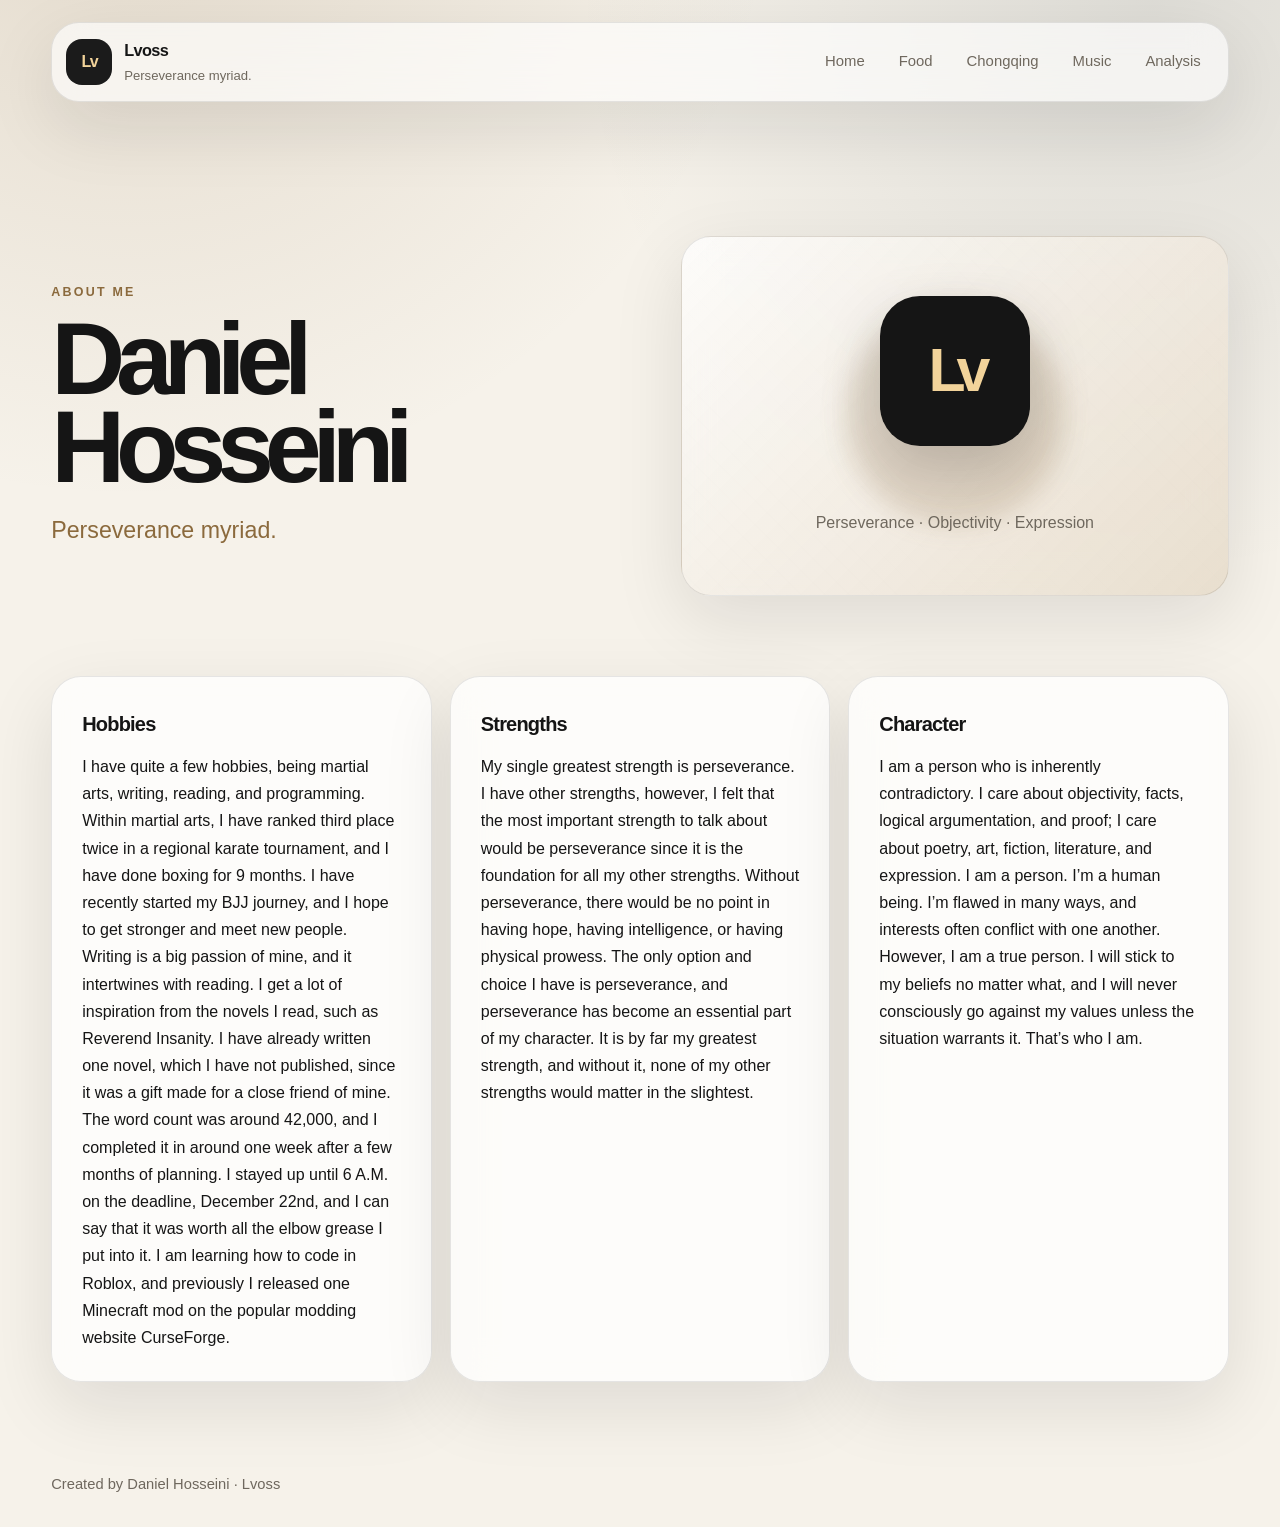
<file: index.html>
<!DOCTYPE html>
<html lang="en">
<head>
  <meta charset="UTF-8" />
  <meta name="viewport" content="width=device-width, initial-scale=1.0" />
  <title>Home | Lvoss</title>
  <link rel="stylesheet" href="style.css" />
</head>
<body>

<header class="site-header">
  <a class="brand" href="index.html" aria-label="Lvoss home">
    <div class="logo">Lv</div>
    <div>
      <h1>Lvoss</h1>
      <p>Perseverance myriad.</p>
    </div>
  </a>

  <nav aria-label="Main navigation">
    <a href="index.html">Home</a>
    <a href="food.html">Food</a>
    <a href="travel.html">Chongqing</a>
    <a href="music.html">Music</a>
    <a href="analysis.html">Analysis</a>
  </nav>
</header>

<main>

<section class="hero reveal">
  <div>
    <p class="kicker">About Me</p>
    <h2>Daniel Hosseini</h2>
    <p class="lead">Perseverance myriad.</p>
  </div>
  <div class="identity-card" aria-label="Lvoss identity graphic">
    <div class="identity-mark">Lv</div>
    <p>Perseverance · Objectivity · Expression</p>
  </div>
</section>

<section class="grid reveal">
  <article class="card tall">
    <h3>Hobbies</h3>
    <p>I have quite a few hobbies, being martial arts, writing, reading, and programming. Within martial arts, I have ranked third place twice in a regional karate tournament, and I have done boxing for 9 months. I have recently started my BJJ journey, and I hope to get stronger and meet new people. Writing is a big passion of mine, and it intertwines with reading. I get a lot of inspiration from the novels I read, such as Reverend Insanity. I have already written one novel, which I have not published, since it was a gift made for a close friend of mine. The word count was around 42,000, and I completed it in around one week after a few months of planning. I stayed up until 6 A.M. on the deadline, December 22nd, and I can say that it was worth all the elbow grease I put into it. I am learning how to code in Roblox, and previously I released one Minecraft mod on the popular modding website CurseForge.</p>
  </article>
  <article class="card tall">
    <h3>Strengths</h3>
    <p>My single greatest strength is perseverance. I have other strengths, however, I felt that the most important strength to talk about would be perseverance since it is the foundation for all my other strengths. Without perseverance, there would be no point in having hope, having intelligence, or having physical prowess. The only option and choice I have is perseverance, and perseverance has become an essential part of my character. It is by far my greatest strength, and without it, none of my other strengths would matter in the slightest.</p>
  </article>
  <article class="card tall">
    <h3>Character</h3>
    <p>I am a person who is inherently contradictory. I care about objectivity, facts, logical argumentation, and proof; I care about poetry, art, fiction, literature, and expression. I am a person. I’m a human being. I’m flawed in many ways, and interests often conflict with one another. However, I am a true person. I will stick to my beliefs no matter what, and I will never consciously go against my values unless the situation warrants it. That’s who I am.</p>
  </article>
</section>

</main>

<footer>
  <p>Created by Daniel Hosseini · Lvoss</p>
</footer>
<script src="script.js"></script>

</body>
</html>
</file>
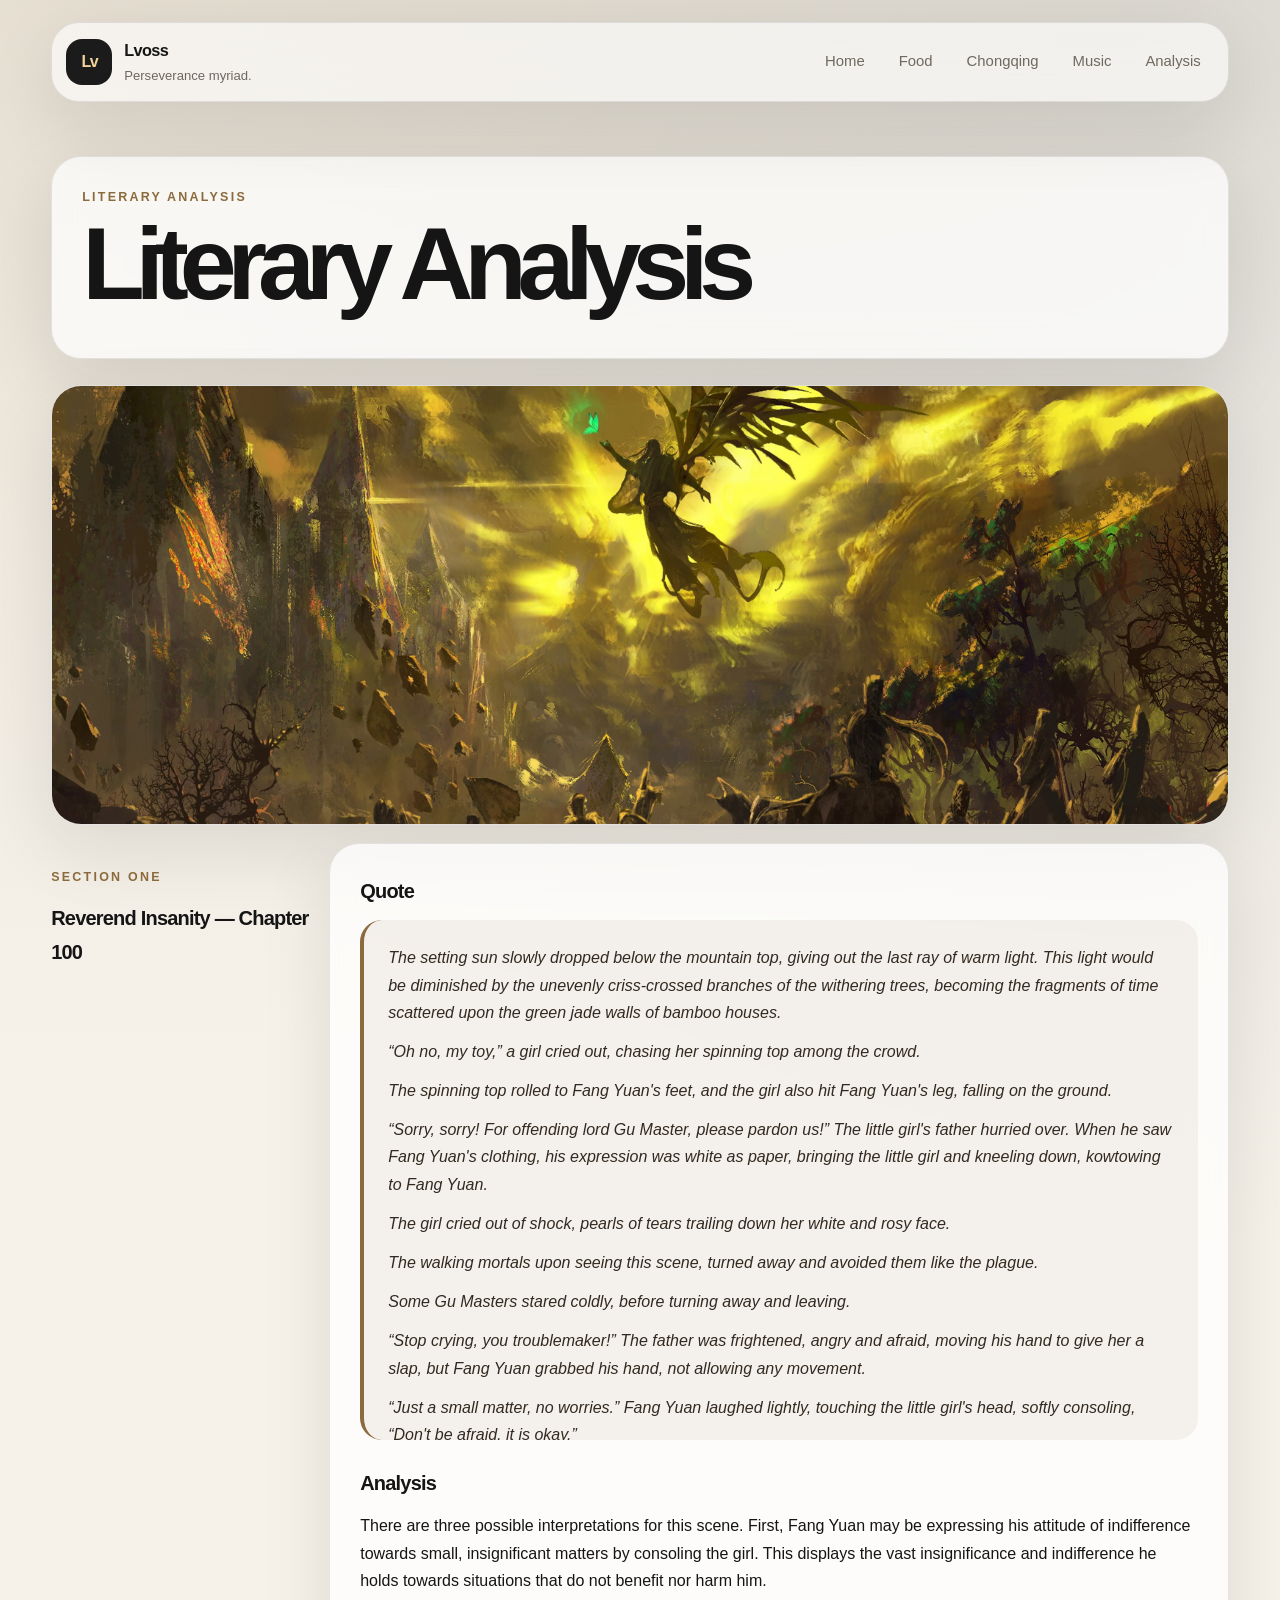
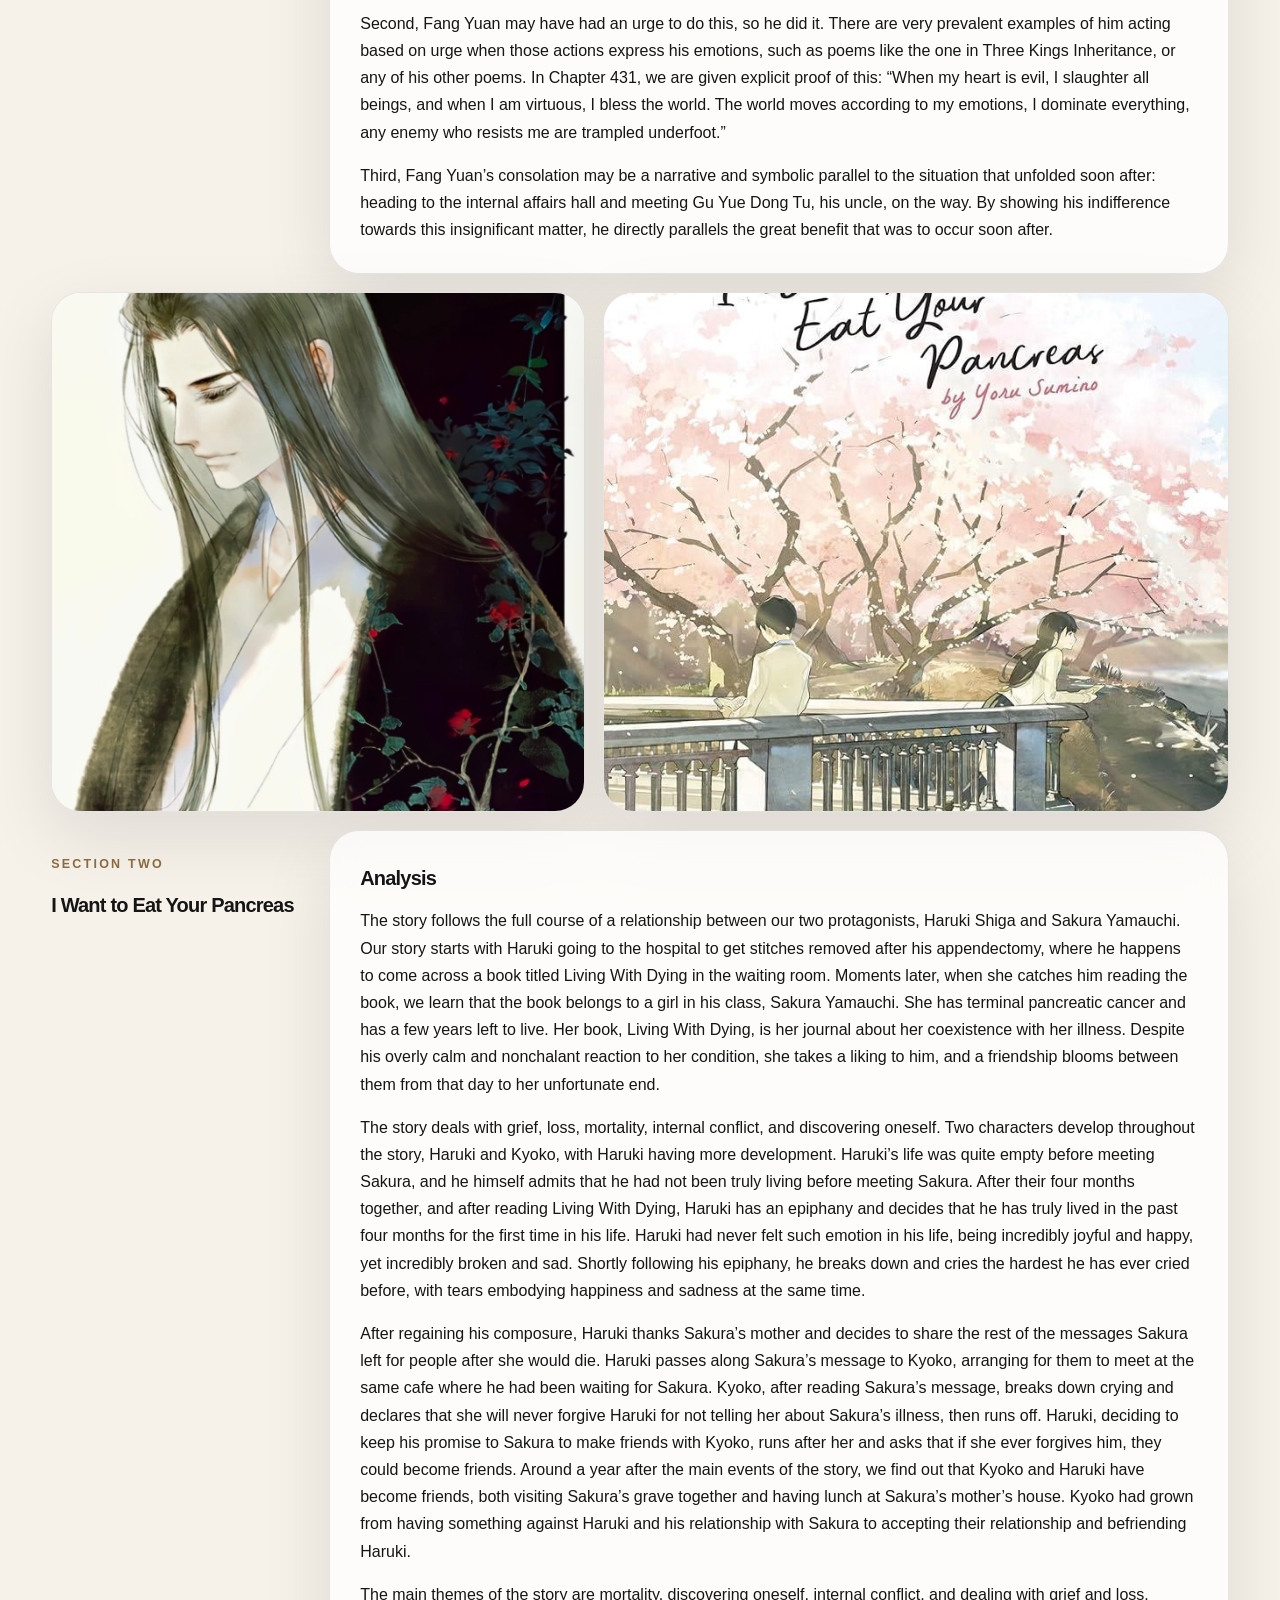
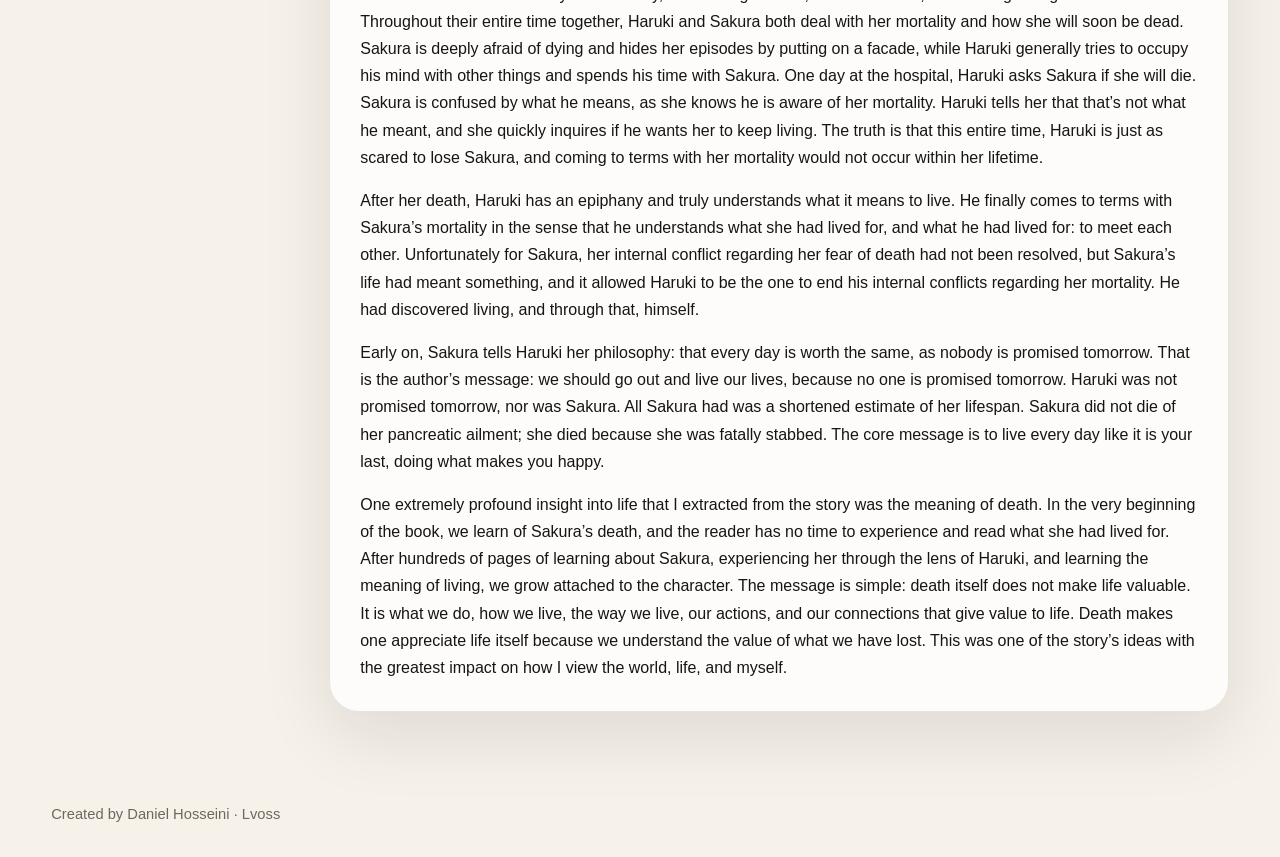
<file: analysis.html>
<!DOCTYPE html>
<html lang="en">
<head>
  <meta charset="UTF-8" />
  <meta name="viewport" content="width=device-width, initial-scale=1.0" />
  <title>Literary Analysis | Lvoss</title>
  <link rel="stylesheet" href="style.css" />
</head>
<body>

<header class="site-header">
  <a class="brand" href="index.html" aria-label="Lvoss home">
    <div class="logo">Lv</div>
    <div>
      <h1>Lvoss</h1>
      <p>Perseverance myriad.</p>
    </div>
  </a>

  <nav aria-label="Main navigation">
    <a href="index.html">Home</a>
    <a href="food.html">Food</a>
    <a href="travel.html">Chongqing</a>
    <a href="music.html">Music</a>
    <a href="analysis.html">Analysis</a>
  </nav>
</header>

<main>

<section class="page-head reveal">
  <p class="kicker">Literary Analysis</p>
  <h2>Literary Analysis</h2>
</section>

<section class="feature-image reveal">
  <img src="assets/ri-wide.png" alt="Dramatic Reverend Insanity inspired artwork" />
</section>

<section class="analysis-block reveal">
  <div class="analysis-meta">
    <p class="kicker">Section One</p>
    <h3>Reverend Insanity — Chapter 100</h3>
  </div>
  <article class="card prose">
    <h3>Quote</h3>
    <blockquote class="long-quote">
      <p>The setting sun slowly dropped below the mountain top, giving out the last ray of warm light. This light would be diminished by the unevenly criss-crossed branches of the withering trees, becoming the fragments of time scattered upon the green jade walls of bamboo houses.</p>
<p>“Oh no, my toy,” a girl cried out, chasing her spinning top among the crowd.</p>
<p>The spinning top rolled to Fang Yuan&#x27;s feet, and the girl also hit Fang Yuan&#x27;s leg, falling on the ground.</p>
<p>“Sorry, sorry! For offending lord Gu Master, please pardon us!” The little girl&#x27;s father hurried over. When he saw Fang Yuan&#x27;s clothing, his expression was white as paper, bringing the little girl and kneeling down, kowtowing to Fang Yuan.</p>
<p>The girl cried out of shock, pearls of tears trailing down her white and rosy face.</p>
<p>The walking mortals upon seeing this scene, turned away and avoided them like the plague.</p>
<p>Some Gu Masters stared coldly, before turning away and leaving.</p>
<p>“Stop crying, you troublemaker!” The father was frightened, angry and afraid, moving his hand to give her a slap, but Fang Yuan grabbed his hand, not allowing any movement.</p>
<p>“Just a small matter, no worries.” Fang Yuan laughed lightly, touching the little girl&#x27;s head, softly consoling, “Don&#x27;t be afraid, it is okay.”</p>
<p>The girl stopped crying, using her teary eyes to look at Fang Yuan, thinking this brother was really gentle.</p>
<p>“Thank you lord, thank you lord for your kindness!” The girl&#x27;s father was overjoyed, kowtowing to Fang Yuan without a break.</p>
<p>Fang Yuan continued forward. His rented house was not far away. And on the ground floor of that bamboo house, his uncle Gu Yue Dong Tu stood, staring at Fang Yuan who was still a distance away, evidently waiting for him.</p>
    </blockquote>
    <h3>Analysis</h3>
    <p>There are three possible interpretations for this scene. First, Fang Yuan may be expressing his attitude of indifference towards small, insignificant matters by consoling the girl. This displays the vast insignificance and indifference he holds towards situations that do not benefit nor harm him.</p>
<p>Second, Fang Yuan may have had an urge to do this, so he did it. There are very prevalent examples of him acting based on urge when those actions express his emotions, such as poems like the one in Three Kings Inheritance, or any of his other poems. In Chapter 431, we are given explicit proof of this: “When my heart is evil, I slaughter all beings, and when I am virtuous, I bless the world. The world moves according to my emotions, I dominate everything, any enemy who resists me are trampled underfoot.”</p>
<p>Third, Fang Yuan’s consolation may be a narrative and symbolic parallel to the situation that unfolded soon after: heading to the internal affairs hall and meeting Gu Yue Dong Tu, his uncle, on the way. By showing his indifference towards this insignificant matter, he directly parallels the great benefit that was to occur soon after.</p>
  </article>
</section>

<section class="split reveal">
  <figure class="image-card portrait">
    <img src="assets/ri-portrait.png" alt="Portrait artwork related to Reverend Insanity" />
  </figure>
  <figure class="image-card portrait">
    <img src="assets/pancreas.jpg" alt="I Want to Eat Your Pancreas cover art" />
  </figure>
</section>

<section class="analysis-block reveal">
  <div class="analysis-meta">
    <p class="kicker">Section Two</p>
    <h3>I Want to Eat Your Pancreas</h3>
  </div>
  <article class="card prose">
    <h3>Analysis</h3>
    <p>The story follows the full course of a relationship between our two protagonists, Haruki Shiga and Sakura Yamauchi. Our story starts with Haruki going to the hospital to get stitches removed after his appendectomy, where he happens to come across a book titled Living With Dying in the waiting room. Moments later, when she catches him reading the book, we learn that the book belongs to a girl in his class, Sakura Yamauchi. She has terminal pancreatic cancer and has a few years left to live. Her book, Living With Dying, is her journal about her coexistence with her illness. Despite his overly calm and nonchalant reaction to her condition, she takes a liking to him, and a friendship blooms between them from that day to her unfortunate end.</p>
<p>The story deals with grief, loss, mortality, internal conflict, and discovering oneself. Two characters develop throughout the story, Haruki and Kyoko, with Haruki having more development. Haruki’s life was quite empty before meeting Sakura, and he himself admits that he had not been truly living before meeting Sakura. After their four months together, and after reading Living With Dying, Haruki has an epiphany and decides that he has truly lived in the past four months for the first time in his life. Haruki had never felt such emotion in his life, being incredibly joyful and happy, yet incredibly broken and sad. Shortly following his epiphany, he breaks down and cries the hardest he has ever cried before, with tears embodying happiness and sadness at the same time.</p>
<p>After regaining his composure, Haruki thanks Sakura’s mother and decides to share the rest of the messages Sakura left for people after she would die. Haruki passes along Sakura’s message to Kyoko, arranging for them to meet at the same cafe where he had been waiting for Sakura. Kyoko, after reading Sakura’s message, breaks down crying and declares that she will never forgive Haruki for not telling her about Sakura’s illness, then runs off. Haruki, deciding to keep his promise to Sakura to make friends with Kyoko, runs after her and asks that if she ever forgives him, they could become friends. Around a year after the main events of the story, we find out that Kyoko and Haruki have become friends, both visiting Sakura’s grave together and having lunch at Sakura’s mother’s house. Kyoko had grown from having something against Haruki and his relationship with Sakura to accepting their relationship and befriending Haruki.</p>
<p>The main themes of the story are mortality, discovering oneself, internal conflict, and dealing with grief and loss. Throughout their entire time together, Haruki and Sakura both deal with her mortality and how she will soon be dead. Sakura is deeply afraid of dying and hides her episodes by putting on a facade, while Haruki generally tries to occupy his mind with other things and spends his time with Sakura. One day at the hospital, Haruki asks Sakura if she will die. Sakura is confused by what he means, as she knows he is aware of her mortality. Haruki tells her that that’s not what he meant, and she quickly inquires if he wants her to keep living. The truth is that this entire time, Haruki is just as scared to lose Sakura, and coming to terms with her mortality would not occur within her lifetime.</p>
<p>After her death, Haruki has an epiphany and truly understands what it means to live. He finally comes to terms with Sakura’s mortality in the sense that he understands what she had lived for, and what he had lived for: to meet each other. Unfortunately for Sakura, her internal conflict regarding her fear of death had not been resolved, but Sakura’s life had meant something, and it allowed Haruki to be the one to end his internal conflicts regarding her mortality. He had discovered living, and through that, himself.</p>
<p>Early on, Sakura tells Haruki her philosophy: that every day is worth the same, as nobody is promised tomorrow. That is the author’s message: we should go out and live our lives, because no one is promised tomorrow. Haruki was not promised tomorrow, nor was Sakura. All Sakura had was a shortened estimate of her lifespan. Sakura did not die of her pancreatic ailment; she died because she was fatally stabbed. The core message is to live every day like it is your last, doing what makes you happy.</p>
<p>One extremely profound insight into life that I extracted from the story was the meaning of death. In the very beginning of the book, we learn of Sakura’s death, and the reader has no time to experience and read what she had lived for. After hundreds of pages of learning about Sakura, experiencing her through the lens of Haruki, and learning the meaning of living, we grow attached to the character. The message is simple: death itself does not make life valuable. It is what we do, how we live, the way we live, our actions, and our connections that give value to life. Death makes one appreciate life itself because we understand the value of what we have lost. This was one of the story’s ideas with the greatest impact on how I view the world, life, and myself.</p>
  </article>
</section>

</main>

<footer>
  <p>Created by Daniel Hosseini · Lvoss</p>
</footer>
<script src="script.js"></script>

</body>
</html>
</file>
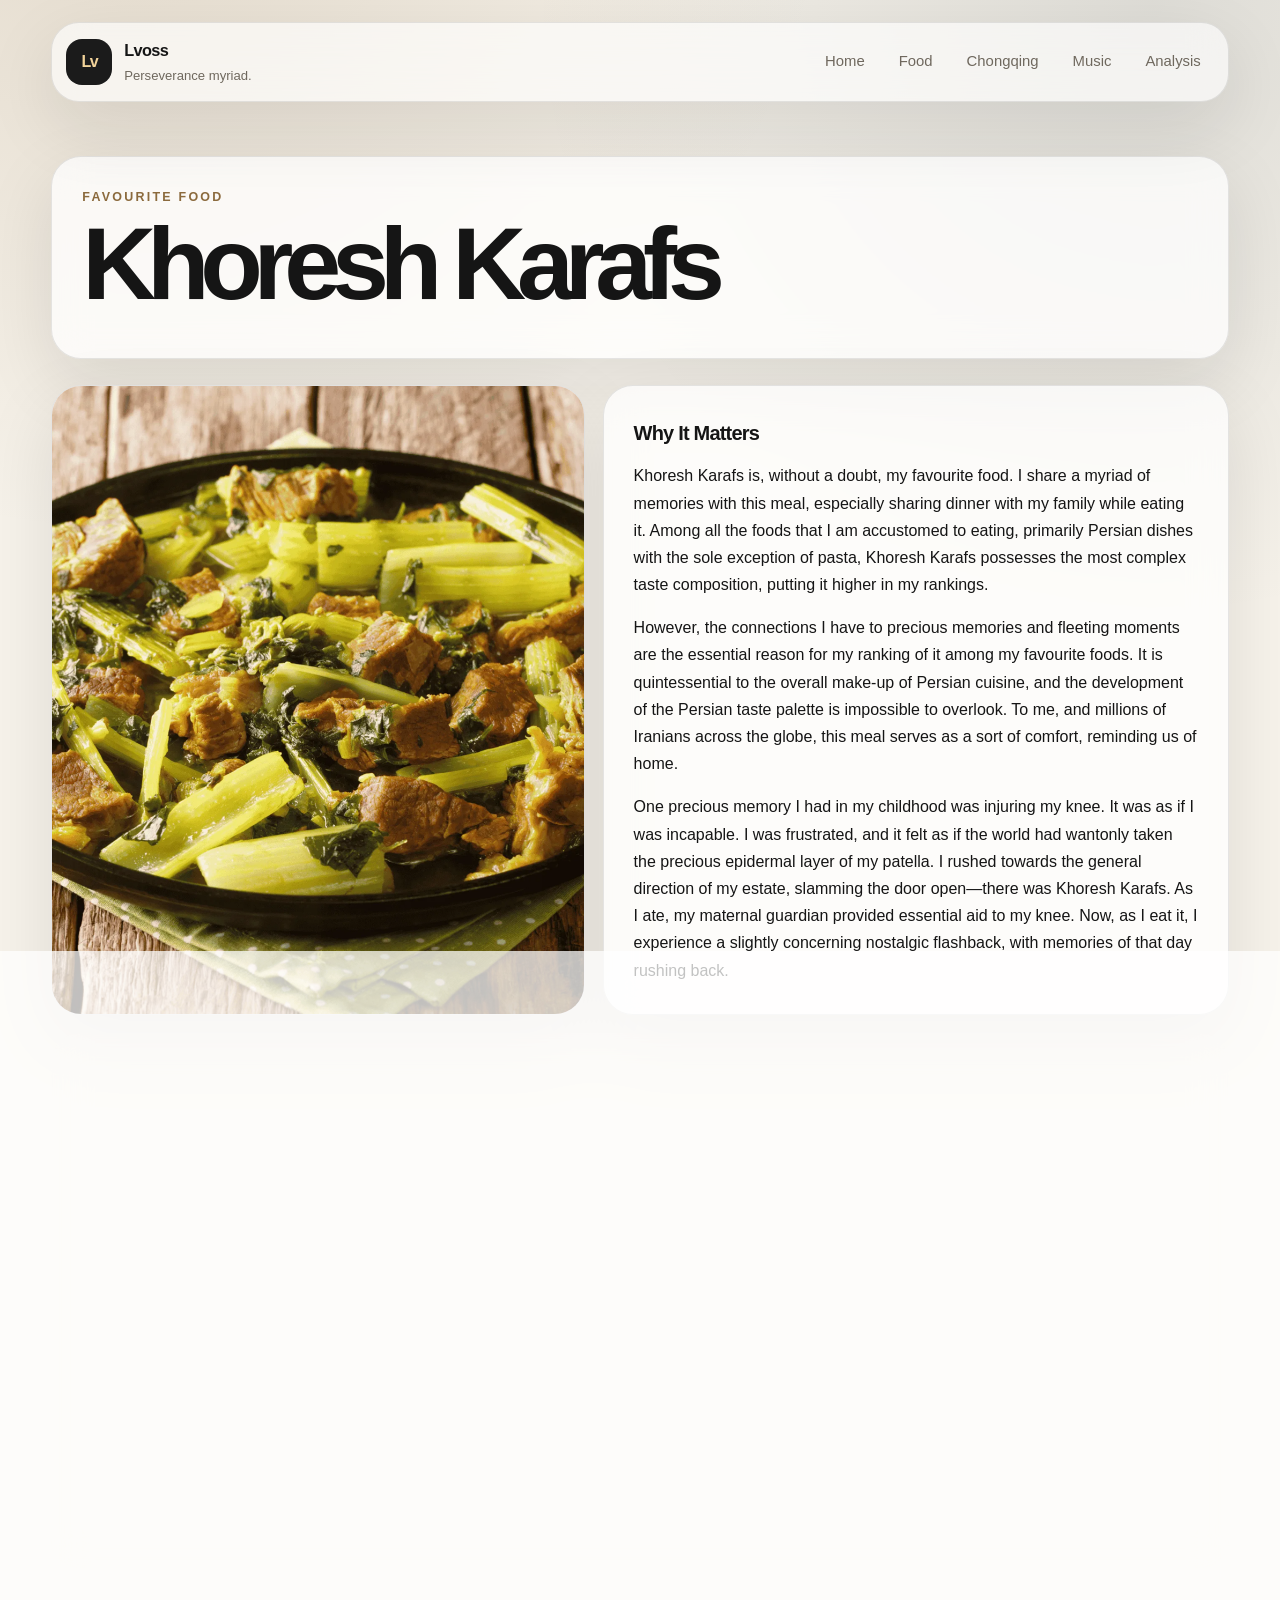
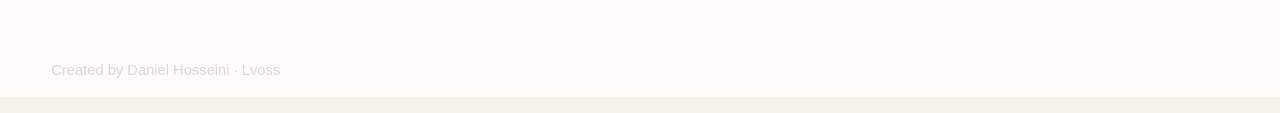
<file: food.html>
<!DOCTYPE html>
<html lang="en">
<head>
  <meta charset="UTF-8" />
  <meta name="viewport" content="width=device-width, initial-scale=1.0" />
  <title>Favourite Food | Lvoss</title>
  <link rel="stylesheet" href="style.css" />
</head>
<body>

<header class="site-header">
  <a class="brand" href="index.html" aria-label="Lvoss home">
    <div class="logo">Lv</div>
    <div>
      <h1>Lvoss</h1>
      <p>Perseverance myriad.</p>
    </div>
  </a>

  <nav aria-label="Main navigation">
    <a href="index.html">Home</a>
    <a href="food.html">Food</a>
    <a href="travel.html">Chongqing</a>
    <a href="music.html">Music</a>
    <a href="analysis.html">Analysis</a>
  </nav>
</header>

<main>

<section class="page-head reveal">
  <p class="kicker">Favourite Food</p>
  <h2>Khoresh Karafs</h2>
</section>

<section class="split reveal">
  <figure class="image-card">
    <img src="assets/khoresh-karafs.png" alt="Khoresh Karafs served in a dish" />
  </figure>
  <article class="card">
    <h3>Why It Matters</h3>
    <p>Khoresh Karafs is, without a doubt, my favourite food. I share a myriad of memories with this meal, especially sharing dinner with my family while eating it. Among all the foods that I am accustomed to eating, primarily Persian dishes with the sole exception of pasta, Khoresh Karafs possesses the most complex taste composition, putting it higher in my rankings.</p>
<p>However, the connections I have to precious memories and fleeting moments are the essential reason for my ranking of it among my favourite foods. It is quintessential to the overall make-up of Persian cuisine, and the development of the Persian taste palette is impossible to overlook. To me, and millions of Iranians across the globe, this meal serves as a sort of comfort, reminding us of home.</p>
<p>One precious memory I had in my childhood was injuring my knee. It was as if I was incapable. I was frustrated, and it felt as if the world had wantonly taken the precious epidermal layer of my patella. I rushed towards the general direction of my estate, slamming the door open—there was Khoresh Karafs. As I ate, my maternal guardian provided essential aid to my knee. Now, as I eat it, I experience a slightly concerning nostalgic flashback, with memories of that day rushing back.</p>
  </article>
</section>

<section class="card reveal">
  <h3>Best Place to Buy It</h3>
  <p>Chef Reza Richmond Hill</p>
  <div class="embed-box">
    <iframe src="https://www.google.com/maps?q=Chef%20Reza%20Richmond%20Hill&output=embed" loading="lazy" title="Map for Chef Reza Richmond Hill"></iframe>
  </div>
</section>

</main>

<footer>
  <p>Created by Daniel Hosseini · Lvoss</p>
</footer>
<script src="script.js"></script>

</body>
</html>
</file>
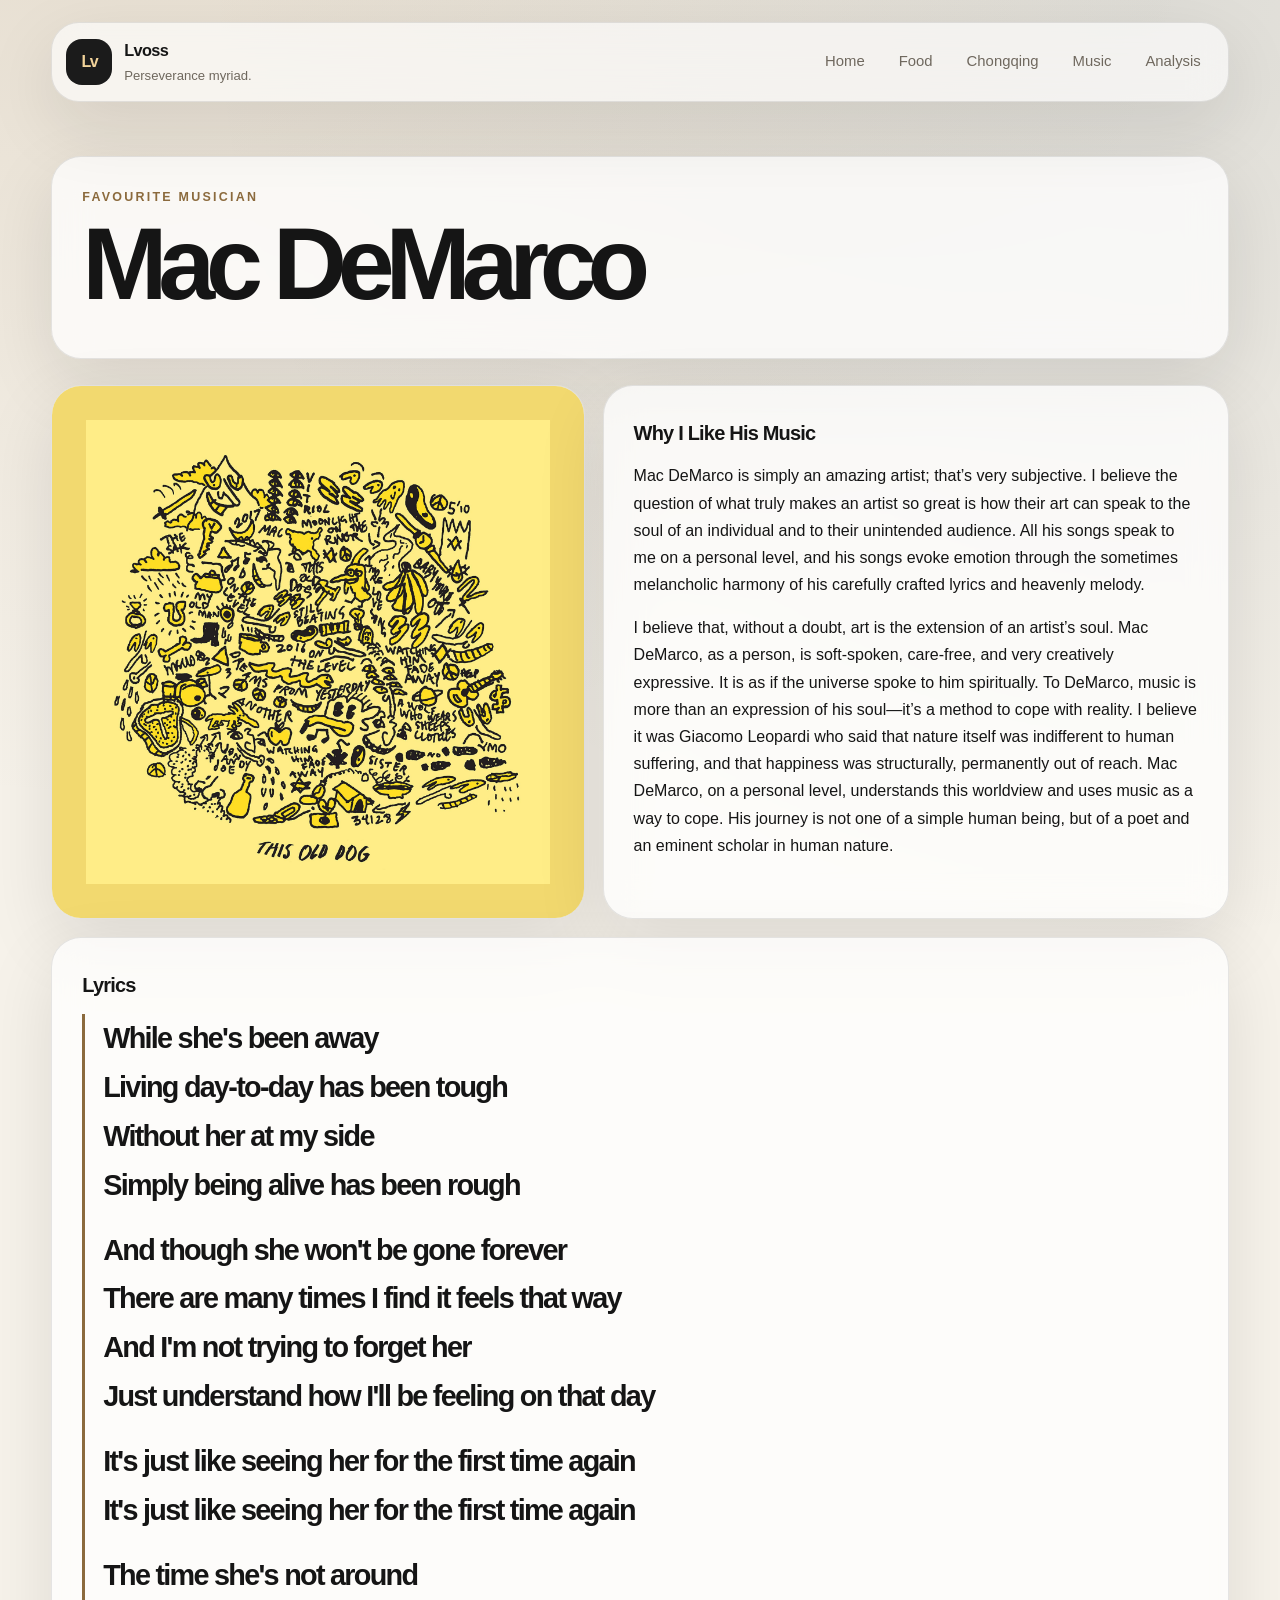
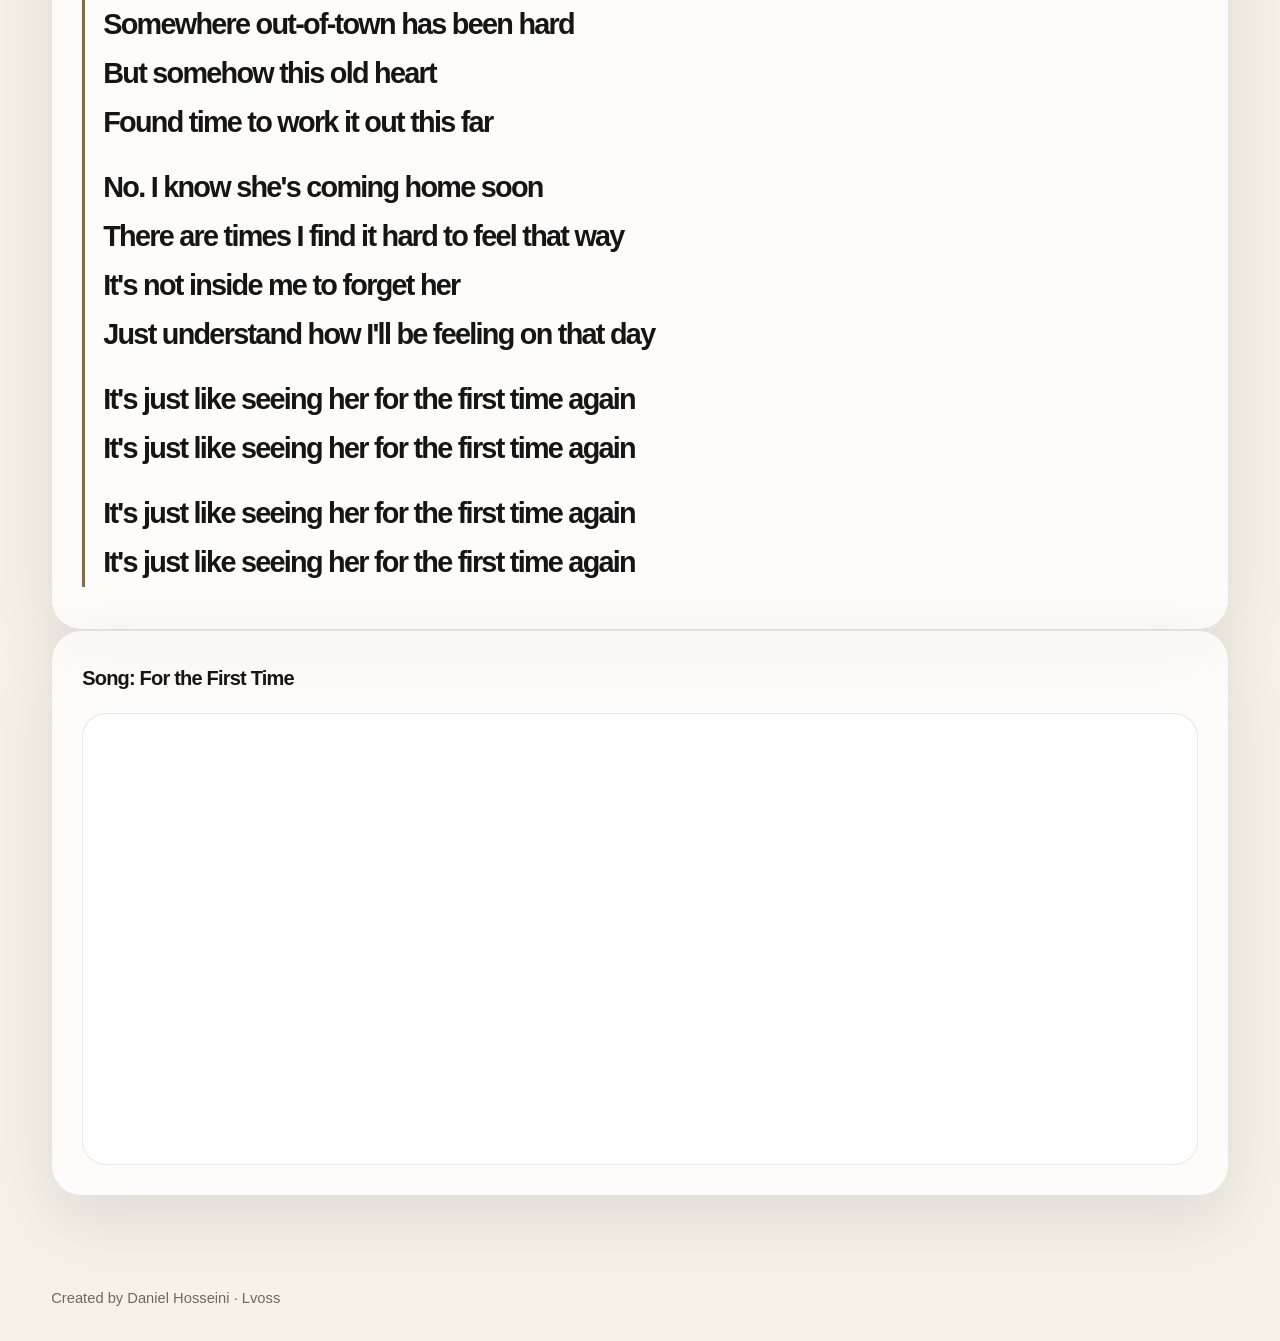
<file: music.html>
<!DOCTYPE html>
<html lang="en">
<head>
  <meta charset="UTF-8" />
  <meta name="viewport" content="width=device-width, initial-scale=1.0" />
  <title>Music | Lvoss</title>
  <link rel="stylesheet" href="style.css" />
</head>
<body>

<header class="site-header">
  <a class="brand" href="index.html" aria-label="Lvoss home">
    <div class="logo">Lv</div>
    <div>
      <h1>Lvoss</h1>
      <p>Perseverance myriad.</p>
    </div>
  </a>

  <nav aria-label="Main navigation">
    <a href="index.html">Home</a>
    <a href="food.html">Food</a>
    <a href="travel.html">Chongqing</a>
    <a href="music.html">Music</a>
    <a href="analysis.html">Analysis</a>
  </nav>
</header>

<main>

<section class="page-head reveal">
  <p class="kicker">Favourite Musician</p>
  <h2>Mac DeMarco</h2>
</section>

<section class="split reveal">
  <figure class="image-card soft">
    <img src="assets/mac-demarco-album.png" alt="Mac DeMarco This Old Dog album cover" />
  </figure>
  <article class="card">
    <h3>Why I Like His Music</h3>
    <p>Mac DeMarco is simply an amazing artist; that’s very subjective. I believe the question of what truly makes an artist so great is how their art can speak to the soul of an individual and to their unintended audience. All his songs speak to me on a personal level, and his songs evoke emotion through the sometimes melancholic harmony of his carefully crafted lyrics and heavenly melody.</p>
<p>I believe that, without a doubt, art is the extension of an artist’s soul. Mac DeMarco, as a person, is soft-spoken, care-free, and very creatively expressive. It is as if the universe spoke to him spiritually. To DeMarco, music is more than an expression of his soul—it’s a method to cope with reality. I believe it was Giacomo Leopardi who said that nature itself was indifferent to human suffering, and that happiness was structurally, permanently out of reach. Mac DeMarco, on a personal level, understands this worldview and uses music as a way to cope. His journey is not one of a simple human being, but of a poet and an eminent scholar in human nature.</p>
  </article>
</section>

<section class="card lyric-card reveal">
  <h3>Lyrics</h3>

  <blockquote class="lyrics">
    <p>
      While she's been away<br>
      Living day-to-day has been tough<br>
      Without her at my side<br>
      Simply being alive has been rough
    </p>

    <p>
      And though she won't be gone forever<br>
      There are many times I find it feels that way<br>
      And I'm not trying to forget her<br>
      Just understand how I'll be feeling on that day
    </p>

    <p>
      It's just like seeing her for the first time again<br>
      It's just like seeing her for the first time again
    </p>

    <p>
      The time she's not around<br>
      Somewhere out-of-town has been hard<br>
      But somehow this old heart<br>
      Found time to work it out this far
    </p>

    <p>
      No. I know she's coming home soon<br>
      There are times I find it hard to feel that way<br>
      It's not inside me to forget her<br>
      Just understand how I'll be feeling on that day
    </p>

    <p>
      It's just like seeing her for the first time again<br>
      It's just like seeing her for the first time again
    </p>

    <p>
      It's just like seeing her for the first time again<br>
      It's just like seeing her for the first time again
    </p>

  </blockquote>
</section>

<section class="card reveal">
  <h3>Song: For the First Time</h3>
  <div class="embed-box video">
    <iframe src="https://www.youtube.com/embed/cZCm_i6YvAk" title="Mac DeMarco - For the First Time" allowfullscreen loading="lazy"></iframe>
  </div>
</section>

</main>

<footer>
  <p>Created by Daniel Hosseini · Lvoss</p>
</footer>
<script src="script.js"></script>

</body>
</html>
</file>
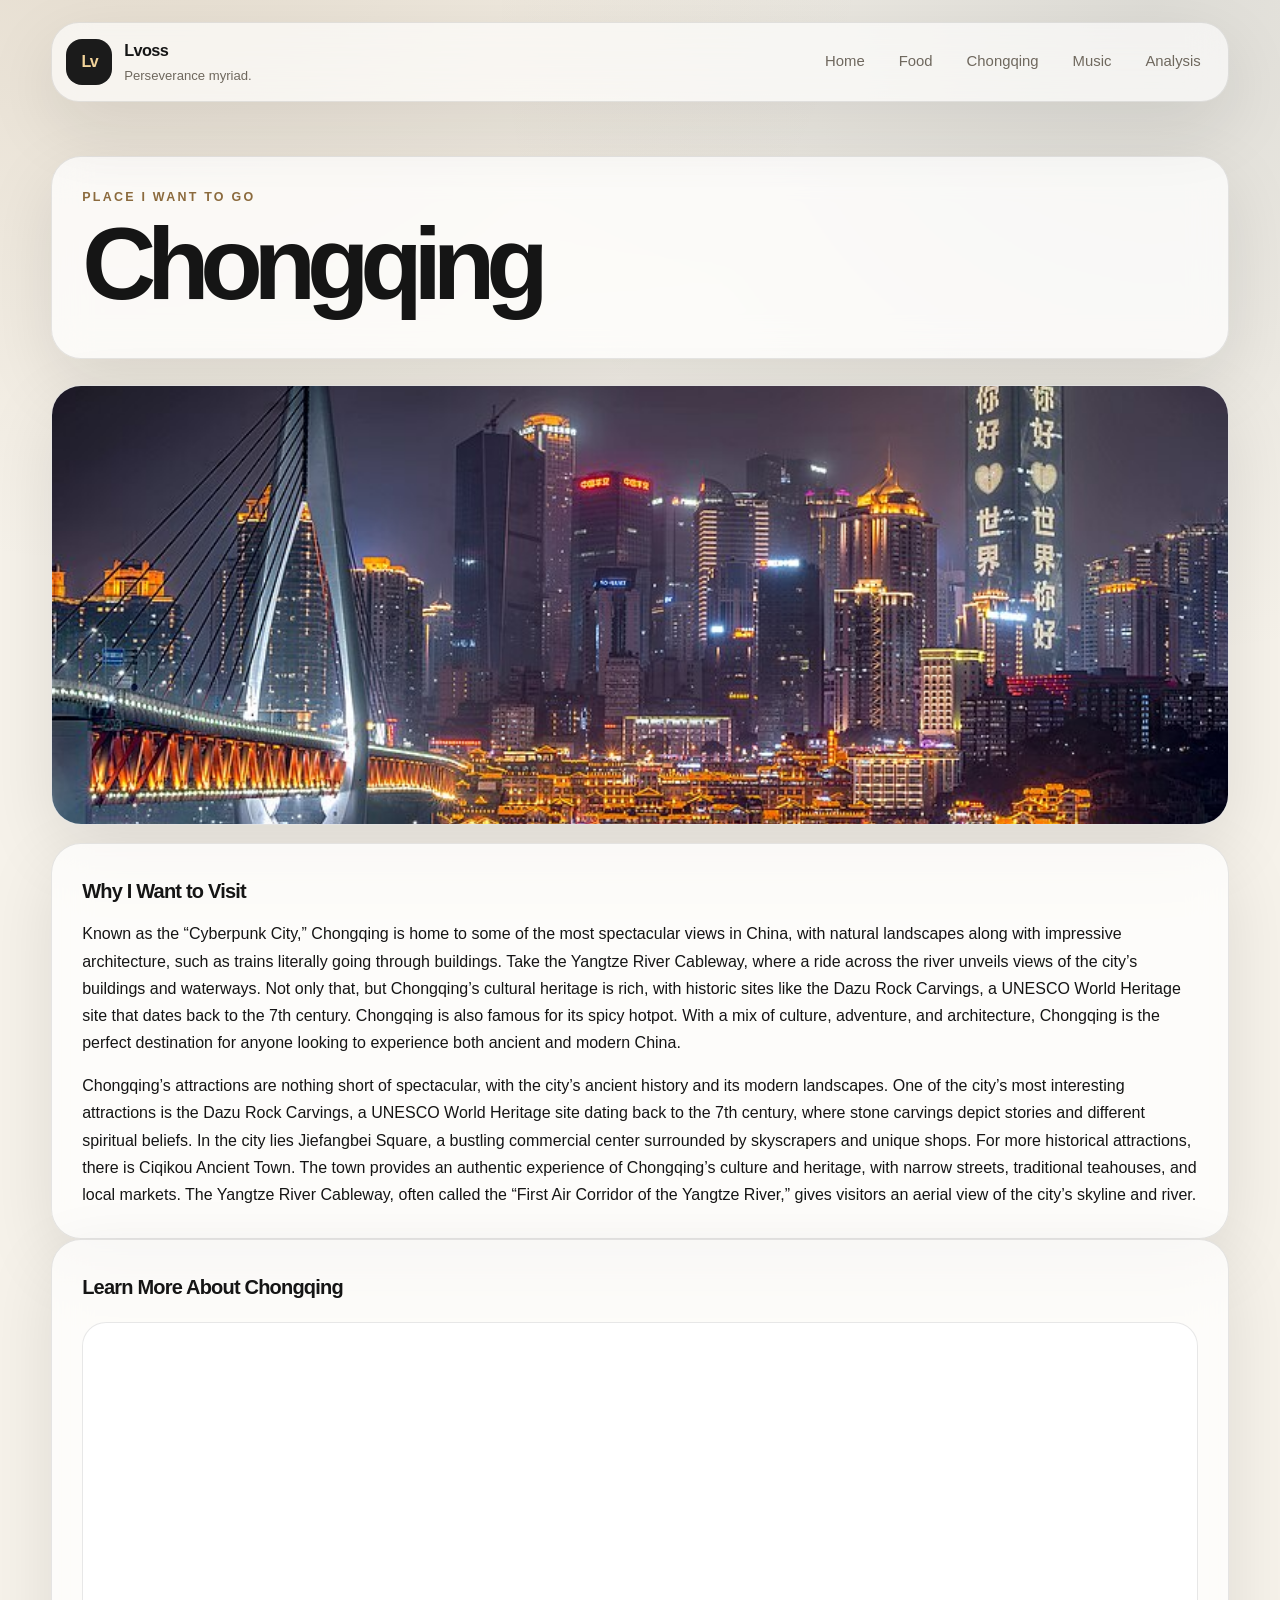
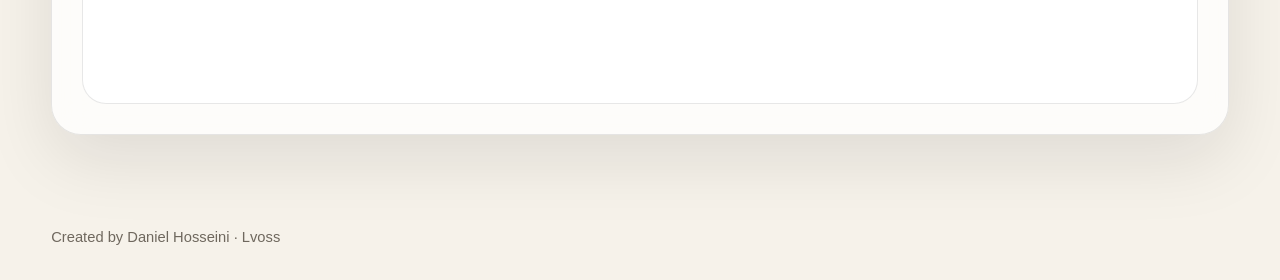
<file: travel.html>
<!DOCTYPE html>
<html lang="en">
<head>
  <meta charset="UTF-8" />
  <meta name="viewport" content="width=device-width, initial-scale=1.0" />
  <title>Chongqing | Lvoss</title>
  <link rel="stylesheet" href="style.css" />
</head>
<body>

<header class="site-header">
  <a class="brand" href="index.html" aria-label="Lvoss home">
    <div class="logo">Lv</div>
    <div>
      <h1>Lvoss</h1>
      <p>Perseverance myriad.</p>
    </div>
  </a>

  <nav aria-label="Main navigation">
    <a href="index.html">Home</a>
    <a href="food.html">Food</a>
    <a href="travel.html">Chongqing</a>
    <a href="music.html">Music</a>
    <a href="analysis.html">Analysis</a>
  </nav>
</header>

<main>

<section class="page-head reveal">
  <p class="kicker">Place I Want to Go</p>
  <h2>Chongqing</h2>
</section>

<section class="feature-image reveal">
  <img src="assets/chongqing.png" alt="Chongqing skyline at night" />
</section>

<section class="card reveal">
  <h3>Why I Want to Visit</h3>
  <p>Known as the “Cyberpunk City,” Chongqing is home to some of the most spectacular views in China, with natural landscapes along with impressive architecture, such as trains literally going through buildings. Take the Yangtze River Cableway, where a ride across the river unveils views of the city’s buildings and waterways. Not only that, but Chongqing’s cultural heritage is rich, with historic sites like the Dazu Rock Carvings, a UNESCO World Heritage site that dates back to the 7th century. Chongqing is also famous for its spicy hotpot. With a mix of culture, adventure, and architecture, Chongqing is the perfect destination for anyone looking to experience both ancient and modern China.</p>
<p>Chongqing’s attractions are nothing short of spectacular, with the city’s ancient history and its modern landscapes. One of the city’s most interesting attractions is the Dazu Rock Carvings, a UNESCO World Heritage site dating back to the 7th century, where stone carvings depict stories and different spiritual beliefs. In the city lies Jiefangbei Square, a bustling commercial center surrounded by skyscrapers and unique shops. For more historical attractions, there is Ciqikou Ancient Town. The town provides an authentic experience of Chongqing’s culture and heritage, with narrow streets, traditional teahouses, and local markets. The Yangtze River Cableway, often called the “First Air Corridor of the Yangtze River,” gives visitors an aerial view of the city’s skyline and river.</p>
</section>

<section class="card reveal">
  <h3>Learn More About Chongqing</h3>
  <div class="embed-box">
    <iframe src="https://en.wikivoyage.org/wiki/Chongqing" loading="lazy" title="Chongqing travel information"></iframe>
  </div>
</section>

</main>

<footer>
  <p>Created by Daniel Hosseini · Lvoss</p>
</footer>
<script src="script.js"></script>

</body>
</html>
</file>
<file: style.css>
:root {
  --bg: #f6f2ea;
  --text: #151515;
  --muted: #6f685e;
  --card: rgba(255, 255, 255, 0.74);
  --line: rgba(20, 20, 20, 0.10);
  --accent: #8b6a3d;
  --accent-2: #1b1b1b;
  --soft: #e7dccb;
  --shadow: 0 24px 70px rgba(24, 20, 15, 0.10);
}

* {
  box-sizing: border-box;
}

html {
  scroll-behavior: smooth;
}

body {
  margin: 0;
  color: var(--text);
  font-family: Inter, Arial, Helvetica, sans-serif;
  line-height: 1.7;
  background:
    radial-gradient(circle at 10% -10%, rgba(139, 106, 61, 0.18), transparent 32%),
    radial-gradient(circle at 90% 0%, rgba(47, 63, 72, 0.12), transparent 30%),
    var(--bg);
}

.site-header {
  width: min(1180px, 92%);
  margin: 22px auto;
  padding: 14px;
  display: flex;
  align-items: center;
  justify-content: space-between;
  gap: 18px;
  position: sticky;
  top: 14px;
  z-index: 50;
  border: 1px solid var(--line);
  border-radius: 28px;
  background: rgba(255, 255, 255, 0.62);
  backdrop-filter: blur(18px);
  box-shadow: var(--shadow);
}

.brand {
  display: flex;
  align-items: center;
  gap: 12px;
  color: inherit;
  text-decoration: none;
}

.logo {
  height: 46px;
  width: 46px;
  display: grid;
  place-items: center;
  border-radius: 16px;
  background: var(--accent-2);
  color: #f2d39a;
  font-weight: 900;
  letter-spacing: -0.10em;
}

.brand h1 {
  margin: 0;
  font-size: 1.02rem;
  letter-spacing: -0.04em;
}

.brand p {
  margin: 0;
  color: var(--muted);
  font-size: 0.82rem;
}

nav {
  display: flex;
  flex-wrap: wrap;
  justify-content: flex-end;
  gap: 8px;
}

nav a {
  color: var(--muted);
  text-decoration: none;
  padding: 8px 13px;
  border-radius: 999px;
  font-size: 0.93rem;
  transition: background 0.22s ease, color 0.22s ease, transform 0.22s ease;
}

nav a:hover {
  background: var(--accent-2);
  color: white;
  transform: translateY(-2px);
}

main {
  width: min(1180px, 92%);
  margin: 54px auto;
}

.hero {
  min-height: 520px;
  display: grid;
  grid-template-columns: 1.05fr 0.95fr;
  align-items: center;
  gap: 24px;
}

.kicker {
  color: var(--accent);
  font-size: 0.78rem;
  text-transform: uppercase;
  letter-spacing: 0.18em;
  font-weight: 850;
  margin: 0 0 12px;
}

h2 {
  margin: 0 0 20px;
  font-size: clamp(3rem, 8vw, 7.2rem);
  line-height: 0.86;
  letter-spacing: -0.09em;
}

h3 {
  margin: 0 0 12px;
  font-size: 1.25rem;
  letter-spacing: -0.04em;
}

p {
  margin: 0 0 16px;
}

p:last-child {
  margin-bottom: 0;
}

.lead {
  color: var(--accent);
  font-size: 1.45rem;
  margin: 0;
}

.card,
.page-head,
.identity-card,
.image-card,
.feature-image {
  border: 1px solid var(--line);
  border-radius: 30px;
  background: var(--card);
  backdrop-filter: blur(18px);
  box-shadow: var(--shadow);
}

.card,
.page-head {
  padding: 30px;
}

.page-head {
  margin-bottom: 26px;
}

.identity-card {
  min-height: 360px;
  padding: 36px;
  display: grid;
  place-items: center;
  text-align: center;
  overflow: hidden;
  position: relative;
  background:
    linear-gradient(135deg, rgba(255,255,255,0.75), rgba(231, 220, 203, 0.9)),
    repeating-linear-gradient(45deg, transparent 0 16px, rgba(0,0,0,0.025) 16px 17px);
}

.identity-card::before {
  content: "";
  position: absolute;
  width: 220px;
  height: 220px;
  border-radius: 50%;
  background: rgba(139, 106, 61, 0.18);
  filter: blur(12px);
  animation: drift 7s ease-in-out infinite;
}

.identity-mark {
  position: relative;
  height: 150px;
  width: 150px;
  display: grid;
  place-items: center;
  border-radius: 40px;
  background: #151515;
  color: #f2d39a;
  font-size: 3.8rem;
  font-weight: 900;
  letter-spacing: -0.15em;
  box-shadow: 0 24px 60px rgba(0,0,0,0.18);
}

.identity-card p {
  position: relative;
  color: var(--muted);
  margin-top: 18px;
}

.grid {
  display: grid;
  grid-template-columns: repeat(3, 1fr);
  gap: 18px;
}

.card.tall {
  min-height: 360px;
}

.split {
  display: grid;
  grid-template-columns: 0.92fr 1.08fr;
  gap: 18px;
  align-items: stretch;
  margin-bottom: 18px;
}

.image-card,
.feature-image {
  margin: 0;
  overflow: hidden;
  min-height: 360px;
}

.image-card img,
.feature-image img {
  width: 100%;
  height: 100%;
  display: block;
  object-fit: cover;
  transition: transform 0.7s ease;
}

.image-card:hover img,
.feature-image:hover img {
  transform: scale(1.035);
}

.image-card.soft img {
  object-fit: contain;
  padding: 34px;
  background: #f2d96f;
}

.image-card.portrait {
  height: 520px;
}

.feature-image {
  height: 440px;
  margin-bottom: 18px;
}

.embed-box {
  margin-top: 18px;
  border-radius: 24px;
  overflow: hidden;
  border: 1px solid var(--line);
  background: white;
}

.embed-box iframe {
  width: 100%;
  height: 380px;
  border: 0;
  display: block;
}

.embed-box.video iframe {
  height: 450px;
}

.lyric-card blockquote {
  margin: 0 0 12px;
  padding-left: 18px;
  border-left: 3px solid var(--accent);
  font-size: 1.8rem;
  letter-spacing: -0.06em;
  font-weight: 700;
}

.analysis-block {
  display: grid;
  grid-template-columns: 260px 1fr;
  gap: 18px;
  margin: 18px 0;
}

.analysis-meta {
  position: sticky;
  top: 130px;
  height: fit-content;
  padding: 24px 0;
}

.prose {
  font-size: 1rem;
}

.long-quote {
  max-height: 520px;
  overflow: auto;
  padding: 24px;
  margin: 0 0 26px;
  border-radius: 22px;
  background: rgba(139, 106, 61, 0.08);
  border-left: 4px solid var(--accent);
  color: #322a20;
  font-style: italic;
}

.long-quote p {
  margin-bottom: 12px;
}

footer {
  width: min(1180px, 92%);
  margin: 90px auto 30px;
  color: var(--muted);
  font-size: 0.92rem;
}

.reveal {
  opacity: 0;
  transform: translateY(24px);
  transition: opacity 0.8s ease, transform 0.8s ease;
}

.reveal.visible {
  opacity: 1;
  transform: translateY(0);
}

@keyframes drift {
  0%, 100% { transform: translate(95px, 50px); }
  50% { transform: translate(55px, 16px); }
}

@media (max-width: 900px) {
  .site-header {
    display: grid;
  }

  nav {
    justify-content: flex-start;
  }

  .hero,
  .grid,
  .split,
  .analysis-block {
    grid-template-columns: 1fr;
  }

  .analysis-meta {
    position: static;
    padding: 0;
  }

  .hero {
    min-height: auto;
  }

  h2 {
    font-size: 3.4rem;
  }
}
</file>
